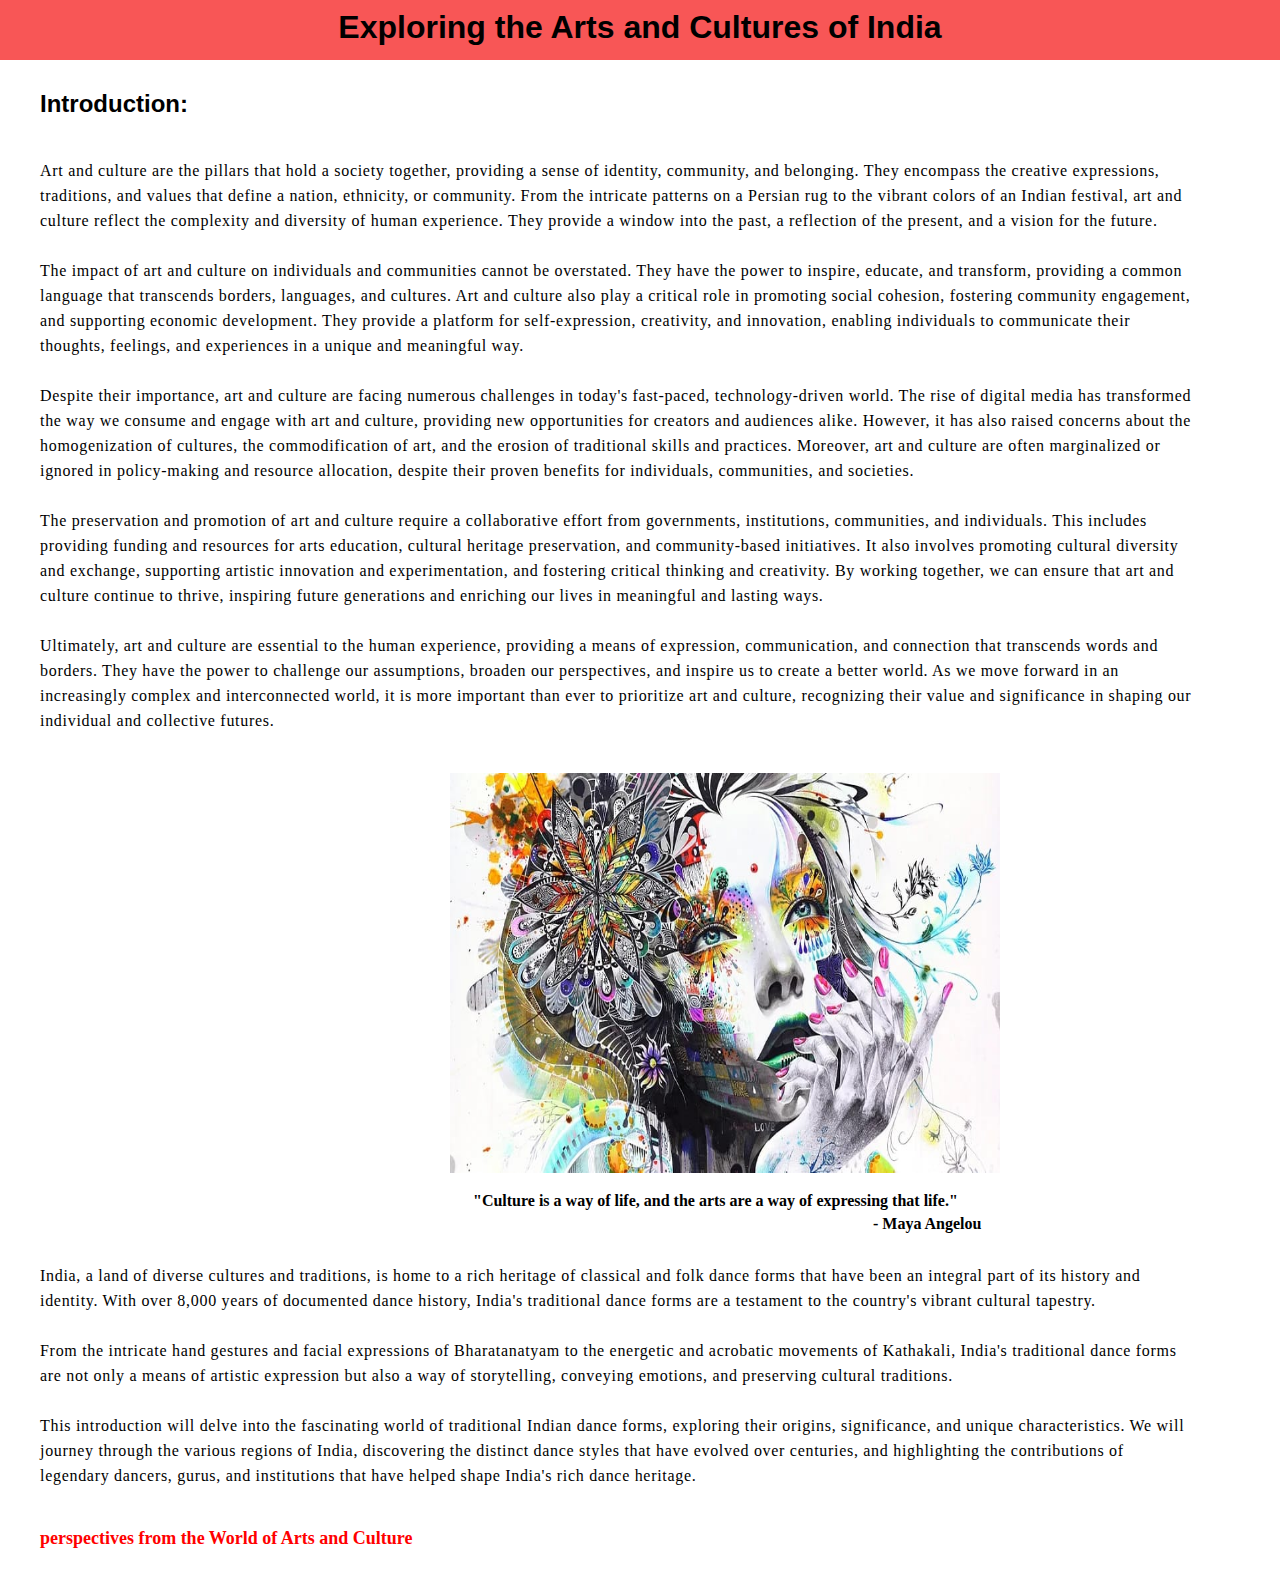
<file: index.html>
<!DOCTYPE html>
<html lang="en">
<head>
    <meta charset="UTF-8">
    <meta name="viewport" content="width=device-width, initial-scale=1.0">
    <title>Arts and Culture</title>
    <link rel="stylesheet" href="index.css">
</head>
<body>
    <div class="header">
        <h1>Exploring the Arts and Cultures of India</h2>
    </div>
    <h2>Introduction:</h2>
    <div class="desc">
    <p>Art and culture are the pillars that hold a society together, providing a sense of identity, community, and belonging. They encompass the creative expressions, traditions, and values that define a nation, ethnicity, or community. From the intricate patterns on a Persian rug to the vibrant colors of an Indian festival, art and culture reflect the complexity and diversity of human experience. They provide a window into the past, a reflection of the present, and a vision for the future.
    <br><br>
    The impact of art and culture on individuals and communities cannot be overstated. They have the power to inspire, educate, and transform, providing a common language that transcends borders, languages, and cultures. Art and culture also play a critical role in promoting social cohesion, fostering community engagement, and supporting economic development. They provide a platform for self-expression, creativity, and innovation, enabling individuals to communicate their thoughts, feelings, and experiences in a unique and meaningful way.
    <br><br>Despite their importance, art and culture are facing numerous challenges in today's fast-paced, technology-driven world. The rise of digital media has transformed the way we consume and engage with art and culture, providing new opportunities for creators and audiences alike. However, it has also raised concerns about the homogenization of cultures, the commodification of art, and the erosion of traditional skills and practices. Moreover, art and culture are often marginalized or ignored in policy-making and resource allocation, despite their proven benefits for individuals, communities, and societies.
    <br><br>
    The preservation and promotion of art and culture require a collaborative effort from governments, institutions, communities, and individuals. This includes providing funding and resources for arts education, cultural heritage preservation, and community-based initiatives. It also involves promoting cultural diversity and exchange, supporting artistic innovation and experimentation, and fostering critical thinking and creativity. By working together, we can ensure that art and culture continue to thrive, inspiring future generations and enriching our lives in meaningful and lasting ways.
    <br><br>
     Ultimately, art and culture are essential to the human experience, providing a means of expression, communication, and connection that transcends words and borders. They have the power to challenge our assumptions, broaden our perspectives, and inspire us to create a better world. As we move forward in an increasingly complex and interconnected world, it is more important than ever to prioritize art and culture, recognizing their value and significance in shaping our individual and collective futures.

    </p></div>
    
    <div class="card">
    <img src="/images/home.jpg" alt="art image">
     <h4>"Culture is a way of life, and the arts are a way of expressing that life." <p>- Maya Angelou</p>
    </h4>   
</div>    
    <div class="desc">
        <p>India, a land of diverse cultures and traditions, is home to a rich heritage of classical and folk dance forms that have been an integral part of its history and identity. With over 8,000 years of documented dance history, India's traditional dance forms are a testament to the country's vibrant cultural tapestry.
        <br><br>
        From the intricate hand gestures and facial expressions of Bharatanatyam to the energetic and acrobatic movements of Kathakali, India's traditional dance forms are not only a means of artistic expression but also a way of storytelling, conveying emotions, and preserving cultural traditions.
        <br><br>
        This introduction will delve into the fascinating world of traditional Indian dance forms, exploring their origins, significance, and unique characteristics. We will journey through the various regions of India, discovering the distinct dance styles that have evolved over centuries, and highlighting the contributions of legendary dancers, gurus, and institutions that have helped shape India's rich dance heritage.        
    </div>
    <a href="./ac.html"><p>perspectives from the World of Arts and Culture</p></a>
    <br>    
</body>
</html>
</file>
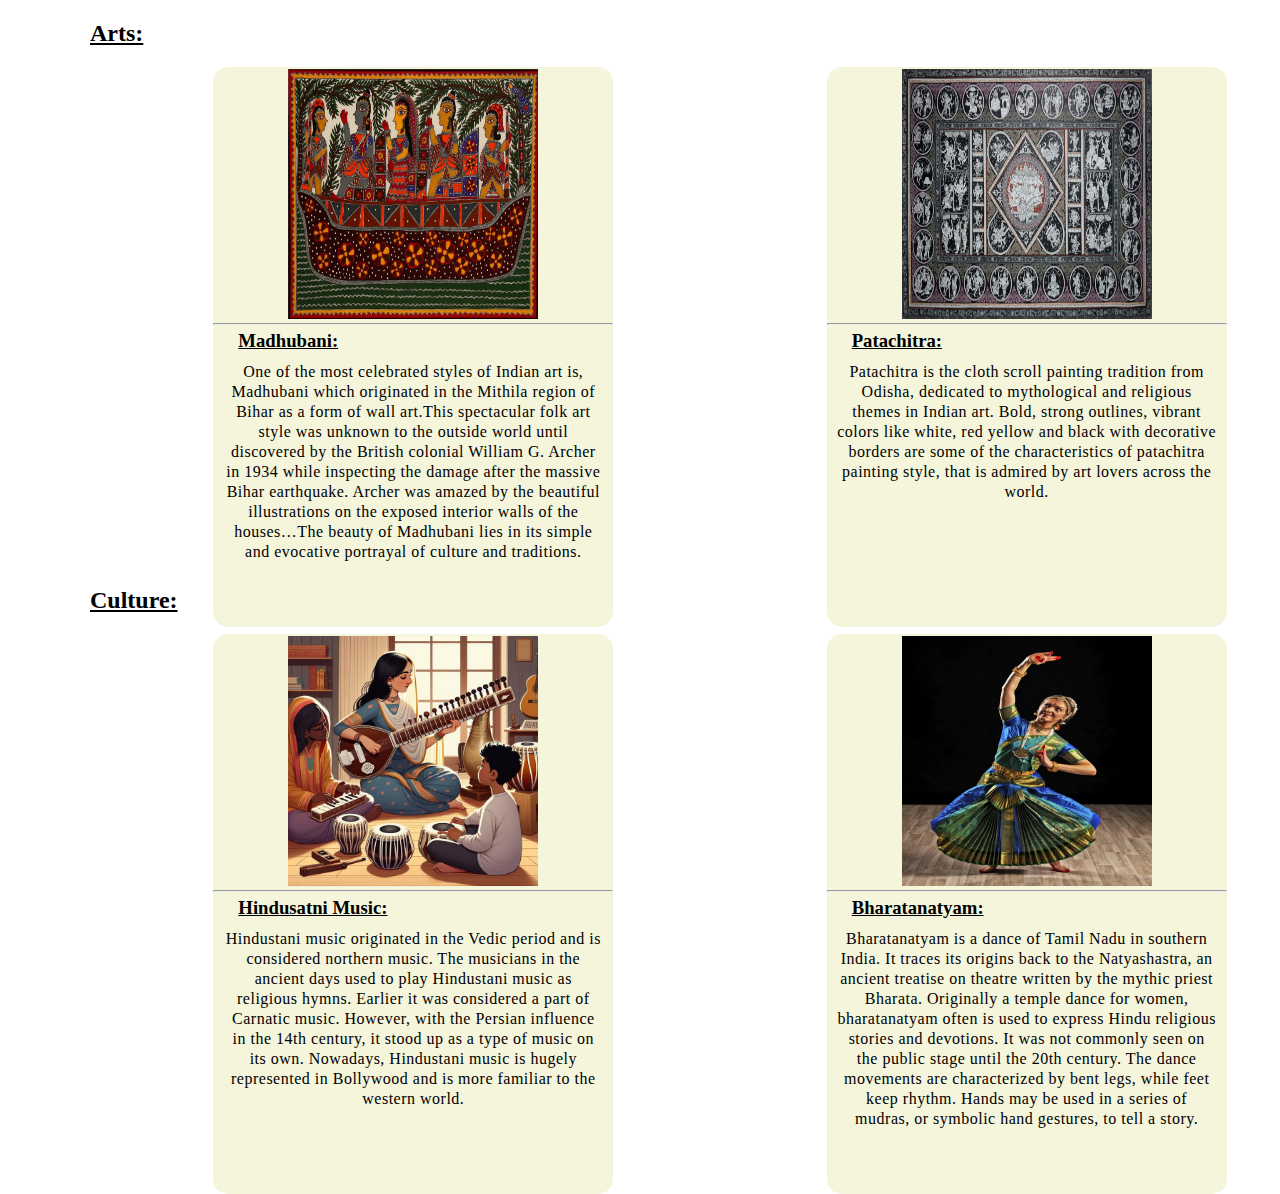
<file: ac.html>
<!DOCTYPE html>
<html lang="en">
<head>
    <meta charset="UTF-8">
    <meta name="viewport" content="width=device-width, initial-scale=1.0">
    <title>Arts and Culture</title>
    <link rel="stylesheet" href="ac.css">
</head>
<body>
    
        <h2>Arts:</h2>
    
    <div class="container">
        <div class="card">
            <img src="images/madhu.png" alt="picture" >
            <hr>
            <h3>Madhubani:</h3>
            <p>One of the most celebrated styles of Indian art is, Madhubani which originated in the Mithila region of Bihar as a form of wall art.This spectacular folk art style was unknown to the outside world until discovered by the British colonial William G. Archer in 1934 while inspecting the damage after the massive Bihar earthquake. Archer was amazed by the beautiful illustrations on the exposed interior walls of the houses…The beauty of Madhubani lies in its simple and evocative portrayal of culture and traditions.</p>
        </div>
        <div class="card">
            <img src="images/pada.png" alt="picture">
            <hr>
            <h3>Patachitra:</h3>
            <p>Patachitra is the cloth scroll painting tradition from Odisha, dedicated to mythological and religious themes in Indian art. Bold, strong outlines, vibrant colors like white, red yellow and black with decorative borders are some of the characteristics of patachitra painting style, that is admired by art lovers across the world.
            </p>
        </div>
    </div>
 
        <h2>Culture:</h2>
    
    <div class="container">
        <div class="card">
            <img src="images/hindusatni.jpg" alt="picture">
            <hr>
            <h3>Hindusatni Music:</h3>
            <p>Hindustani music originated in the Vedic period and is considered northern music. The musicians in the ancient days used to play Hindustani music as religious hymns. Earlier it was considered a part of Carnatic music. However, with the Persian influence in the 14th century, it stood up as a type of music on its own. Nowadays, Hindustani music is hugely represented in Bollywood and is more familiar to the western world.
            </p>
        </div>
        <div class="card">
            <img src="images/dance.jpg" alt="picture">
            <hr>
            <h3>Bharatanatyam:</h3>
            <p>Bharatanatyam is a dance of Tamil Nadu in southern India. It traces its origins back to the Natyashastra, an ancient treatise on theatre written by the mythic priest Bharata. Originally a temple dance for women, bharatanatyam often is used to express Hindu religious stories and devotions. It was not commonly seen on the public stage until the 20th century. The dance movements are characterized by bent legs, while feet keep rhythm. Hands may be used in a series of mudras, or symbolic hand gestures, to tell a story.</p>
        </div>
    </div>
</body>
</html>
</file>
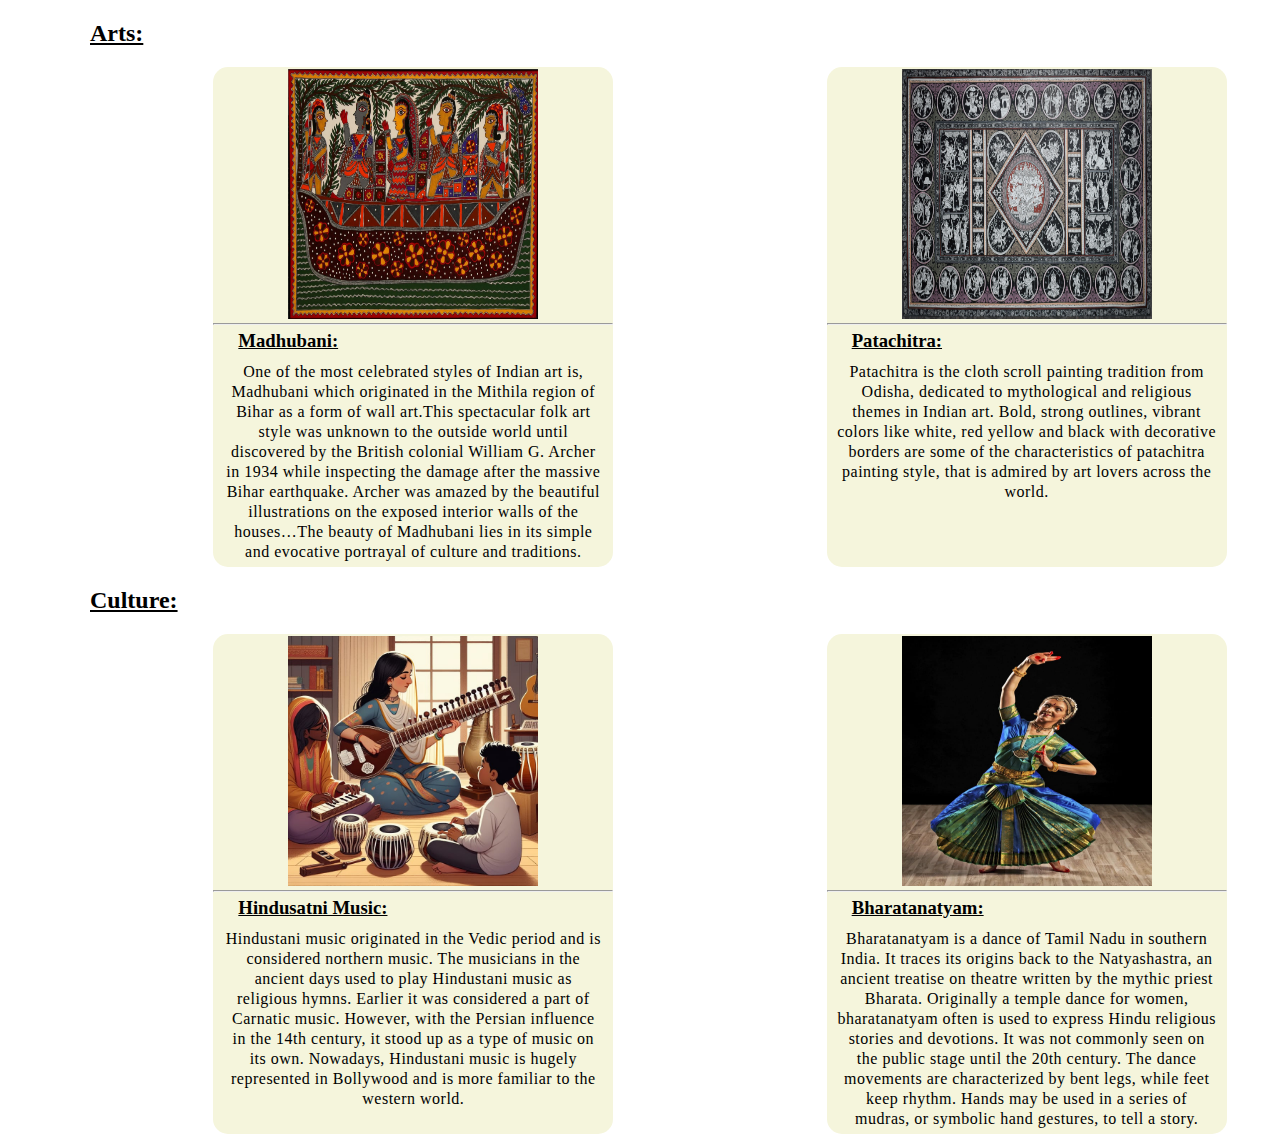
<file: src/ac.html>
<!DOCTYPE html>
<html lang="en">
<head>
    <meta charset="UTF-8">
    <meta name="viewport" content="width=device-width, initial-scale=1.0">
    <title>Arts and Culture</title>
    <link rel="stylesheet" href="ac.css">
</head>
<body>
    
        <h2>Arts:</h2>
    
    <div class="container">
        <div class="card">
            <img src="/images/madhu.png" alt="picture" >
            <hr>
            <h3>Madhubani:</h3>
            <p>One of the most celebrated styles of Indian art is, Madhubani which originated in the Mithila region of Bihar as a form of wall art.This spectacular folk art style was unknown to the outside world until discovered by the British colonial William G. Archer in 1934 while inspecting the damage after the massive Bihar earthquake. Archer was amazed by the beautiful illustrations on the exposed interior walls of the houses…The beauty of Madhubani lies in its simple and evocative portrayal of culture and traditions.</p>
        </div>
        <div class="card">
            <img src="/images/pada.png" alt="picture">
            <hr>
            <h3>Patachitra:</h3>
            <p>Patachitra is the cloth scroll painting tradition from Odisha, dedicated to mythological and religious themes in Indian art. Bold, strong outlines, vibrant colors like white, red yellow and black with decorative borders are some of the characteristics of patachitra painting style, that is admired by art lovers across the world.
            </p>
        </div>
    </div>
 
        <h2>Culture:</h2>
    
    <div class="container">
        <div class="card">
            <img src="/images/hindusatni.jpg" alt="picture">
            <hr>
            <h3>Hindusatni Music:</h3>
            <p>Hindustani music originated in the Vedic period and is considered northern music. The musicians in the ancient days used to play Hindustani music as religious hymns. Earlier it was considered a part of Carnatic music. However, with the Persian influence in the 14th century, it stood up as a type of music on its own. Nowadays, Hindustani music is hugely represented in Bollywood and is more familiar to the western world.
            </p>
        </div>
        <div class="card">
            <img src="/images/dance.jpg" alt="picture">
            <hr>
            <h3>Bharatanatyam:</h3>
            <p>Bharatanatyam is a dance of Tamil Nadu in southern India. It traces its origins back to the Natyashastra, an ancient treatise on theatre written by the mythic priest Bharata. Originally a temple dance for women, bharatanatyam often is used to express Hindu religious stories and devotions. It was not commonly seen on the public stage until the 20th century. The dance movements are characterized by bent legs, while feet keep rhythm. Hands may be used in a series of mudras, or symbolic hand gestures, to tell a story.</p>
        </div>
    </div>
</body>
</html>
</file>
<file: index.css>
*{
    margin: 0px;
    padding: 0px;
    
}


.header{
    height:60px;
    width:100%;
    background-color: rgb(248, 86, 86);
    text-align: center;
}
.header h1{
    color:black;
    font-family:'Franklin Gothic Medium', 'Arial Narrow', Arial, sans-serif;
    padding: 9px;
    
}
h2{
    padding-left: 40px;
    padding-top: 30px;
    font-family: 'Gill Sans', 'Gill Sans MT', Calibri, 'Trebuchet MS', sans-serif;
}

.desc {
    width:90%;
    padding: 40px;
    
}
.desc p{
    line-height: 25px;
    letter-spacing: 0.7px;
}
.card {
    width:600px;
    height:450px ;
    padding-left:450px ;
    
}
.card img{
    width:550px;
    height: 400px;
    
}
h4{
    padding-top: 15px;
    padding-left: 23px;
}
h4 p{
    padding-left:400px ;
    padding-top: 5px;
}

a{
    text-decoration: none;
    color: red;
    font-size: large;
    font-weight: 800;
    
}
a p{
    padding-left: 40px;
}
a:hover{
    text-decoration: underline;
    color: blueviolet;
}
</file>
<file: ac.css>
*{
    margin: 0px;
    padding: 0px;
    
}


h2{
    padding-left: 90px;
    padding-top: 20px;
    text-decoration: underline;
}
img{
    width:250px;
    height: 250px;
}
.container{
    width: 1440px;
    height:500px;
    display: flex;
    flex-wrap: wrap;
    justify-content: space-evenly;
    align-items: center;
    padding-top: 20px;
}
.card{
    width:400px;
    height: 560px;
    border-radius: 15px;
    box-shadow: 2px 2px black 0.5;
    background-color:beige;
}
.card img{
    padding-left: 75px;
    padding-top: 2px;
}
h3{
    padding-left: 25px;
    padding-top: 5px;
    text-decoration: underline;
}

.card p{
    text-align: center;
    letter-spacing: 0.5px;
    padding: 10px;
    line-height: 20px;

}
</file>
<file: src/ac.css>
*{
    margin: 0px;
    padding: 0px;
    
}


h2{
    padding-left: 90px;
    padding-top: 20px;
    text-decoration: underline;
}
img{
    width:250px;
    height: 250px;
}
.container{
    width: 1440px;
    height:500px;
    display: flex;
    flex-wrap: wrap;
    justify-content: space-evenly;
    align-items: center;
    padding-top: 20px;
}
.card{
    width:400px;
    height: 500px;
    border-radius: 15px;
    box-shadow: 2px 2px black 0.5;
    background-color:beige;
}
.card img{
    padding-left: 75px;
    padding-top: 2px;
}
h3{
    padding-left: 25px;
    padding-top: 5px;
    text-decoration: underline;
}

.card p{
    text-align: center;
    letter-spacing: 0.5px;
    padding: 10px;
    line-height: 20px;

}
</file>
